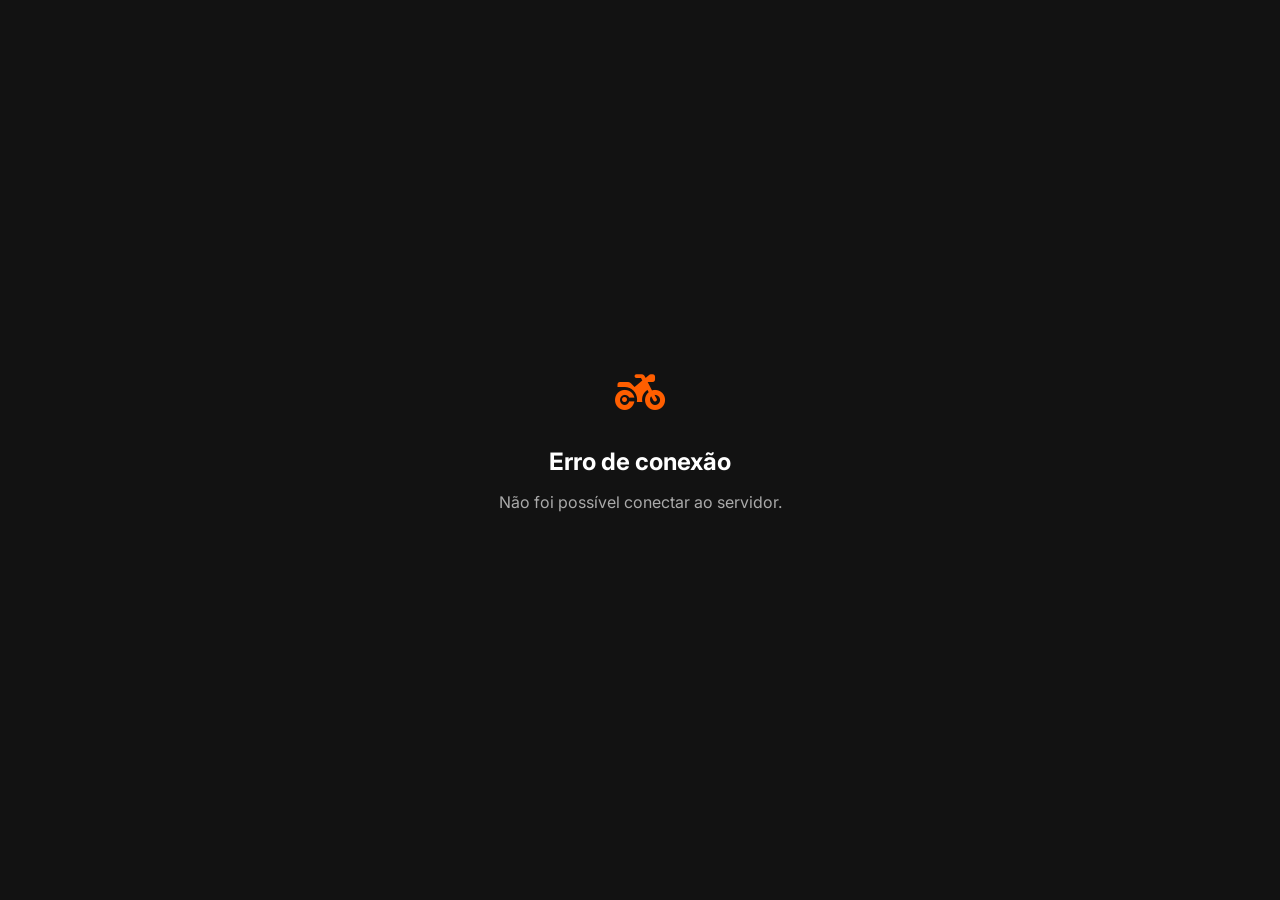
<file: entregador.html>
<!DOCTYPE html>
<html lang="pt-BR">
<head>
    <meta charset="UTF-8">
    <meta name="viewport" content="width=device-width, initial-scale=1.0">
    <title>Área do Entregador</title>
    <script>
        // Aplica a última cor conhecida da loja ANTES da página desenhar o
        // primeiro quadro (sem esperar a consulta na rede) — evita o laranja
        // padrão aparecer por uma fração de segundo em quem já visitou antes.
        try {
            var corSalvaAntes = localStorage.getItem('cor_principal_loja');
            if (corSalvaAntes) document.documentElement.style.setProperty('--laranja-fogo', corSalvaAntes);
        } catch (e) {}
    </script>
    <link href="https://fonts.googleapis.com/css2?family=Inter:wght@400;500;600;700;800&display=swap" rel="stylesheet">
    <link rel="stylesheet" href="https://cdnjs.cloudflare.com/ajax/libs/font-awesome/6.4.0/css/all.min.css">
    <style>
        :root {
            --laranja-fogo: #ff5e00;
            --laranja-suave: #fff2ea;
            --bg-app: #f4f5f9;
            --bg-header: #15171f;
            --bg-card: #ffffff;
            --texto: #171923;
            --texto-suave: #667085;
            --texto-claro: #98a2b3;
            --borda: #e7e9ef;
            --verde: #16a34a;
            --verde-suave: #dcfce7;
            --vermelho: #dc2626;
            --vermelho-suave: #fee2e2;
            --azul: #2563eb;
            --azul-suave: #dbeafe;
            --sombra: 0 1px 2px rgba(16,24,40,.06), 0 1px 3px rgba(16,24,40,.08);
            --sombra-lg: 0 10px 30px rgba(16,24,40,.12);
            --raio: 12px;
        }
        * { box-sizing: border-box; }
        body { font-family: 'Inter', sans-serif; background-color: var(--bg-app); margin: 0; color: var(--texto); -webkit-font-smoothing: antialiased; }

        /* Cobre a tela até sabermos o nome/logo/cor certos da loja — sem
           isso, com internet lenta dá pra ver o ícone/cor genéricos por um
           instante antes de trocar pelos da loja, o que passa impressão ruim. */
        #tela-carregando-inicial {
            position: fixed; inset: 0; z-index: 9000; display: flex; align-items: center; justify-content: center;
            background: var(--bg-header);
        }
        #tela-carregando-inicial .marca {
            font-size: 22px; font-weight: 800; color: #fff; letter-spacing: .3px; margin-bottom: 22px;
        }
        #tela-carregando-inicial .marca span { color: #ff5e00; }
        #tela-carregando-inicial .spinner {
            width: 34px; height: 34px; border-radius: 50%; margin: 0 auto;
            border: 3px solid rgba(255,255,255,.15); border-top-color: #fff;
            animation: girar-spinner .8s linear infinite;
        }
        #tela-carregando-inicial .legenda {
            color: rgba(255,255,255,.5); font-size: 12px; margin-top: 14px; letter-spacing: .08em; text-transform: uppercase;
        }
        @keyframes girar-spinner { to { transform: rotate(360deg); } }

        #tela-login-entregador {
            position: fixed; inset: 0; display: flex; align-items: center; justify-content: center; padding: 20px;
            background:
                radial-gradient(circle at 15% 15%, rgba(255,94,0,.18), transparent 45%),
                radial-gradient(circle at 85% 85%, rgba(37,99,235,.15), transparent 45%),
                var(--bg-header);
            z-index: 5000;
        }
        .login-card { background: var(--bg-card); padding: 40px 34px; border-radius: 18px; width: 100%; max-width: 360px; box-shadow: var(--sombra-lg); }
        .login-icone { width: 52px; height: 52px; border-radius: 14px; background: var(--laranja-fogo); display: flex; align-items: center; justify-content: center; color: #fff; font-size: 22px; margin: 0 auto 18px; }
        .login-card h1 { color: var(--texto); font-size: 18px; font-weight: 700; margin: 0 0 4px; text-align: center; }
        .login-card p.subtitulo { color: var(--texto-suave); font-size: 13px; text-align: center; margin: 0 0 24px; }
        .login-card label { font-size: 13px; font-weight: 500; color: var(--texto-suave); margin-bottom: 6px; display: block; }
        .login-card input { width: 100%; padding: 12px 14px; margin-bottom: 16px; border: 1px solid var(--borda); border-radius: 9px; background: #fbfbfd; color: var(--texto); font-size: 14px; font-family: inherit; }
        .login-card input:focus { outline: none; border-color: var(--laranja-fogo); background: #fff; }
        .login-card button { width: 100%; background: var(--laranja-fogo); color: #fff; border: none; padding: 13px; border-radius: 9px; font-weight: 600; font-size: 14px; cursor: pointer; transition: .15s; }
        .login-card button:hover { filter: brightness(1.08); }
        #login-erro-entregador { color: var(--vermelho); background: var(--vermelho-suave); padding: 10px 12px; border-radius: 8px; font-size: 13px; margin-bottom: 16px; display: none; text-align: center; }

        .topo { background: var(--bg-header); color: #fff; padding: 18px 20px; display: flex; justify-content: space-between; align-items: center; }
        .topo-brand { display: flex; align-items: center; gap: 12px; }
        .topo-brand-icone { width: 36px; height: 36px; border-radius: 9px; background: var(--laranja-fogo); display: flex; align-items: center; justify-content: center; font-size: 15px; flex-shrink: 0; }
        .topo-brand div strong { display: block; font-size: 15px; font-weight: 700; }
        .topo-brand div span { font-size: 11.5px; color: #9aa0b4; }
        .btn-sair { background: transparent; color: #b6b9c6; border: 1px solid rgba(255,255,255,.18); padding: 9px 16px; border-radius: 8px; font-weight: 500; cursor: pointer; font-size: 13.5px; transition: .15s; font-family: inherit; flex-shrink: 0; }
        .btn-sair:hover { background: rgba(255,255,255,.08); color: #fff; }

        .conteudo { max-width: 640px; margin: 0 auto; padding: 20px 16px 60px; }

        .grid-resumo { display: grid; grid-template-columns: repeat(3, 1fr); gap: 12px; margin-bottom: 24px; }
        .card-resumo { background: var(--bg-card); border-radius: var(--raio); border: 1px solid var(--borda); box-shadow: var(--sombra); padding: 14px; text-align: center; }
        .card-resumo .valor { font-size: 24px; font-weight: 800; color: var(--texto); }
        .card-resumo .rotulo { font-size: 11.5px; color: var(--texto-suave); font-weight: 600; margin-top: 2px; }

        .secao-titulo { font-size: 15px; font-weight: 700; color: var(--texto); margin: 24px 0 12px; display: flex; align-items: center; gap: 8px; }
        .secao-titulo .icone-secao { width: 28px; height: 28px; border-radius: 8px; background: var(--laranja-suave); color: var(--laranja-fogo); display: inline-flex; align-items: center; justify-content: center; font-size: 13px; }

        .card-pedido-entregador { background: var(--bg-card); border-radius: var(--raio); border: 1px solid var(--borda); box-shadow: var(--sombra); padding: 15px; margin-bottom: 12px; }
        .card-pedido-entregador .cabecalho { display: flex; justify-content: space-between; align-items: center; margin-bottom: 8px; }
        .card-pedido-entregador .pedido-id { font-weight: 800; font-size: 15px; }
        .card-pedido-entregador .pedido-hora { font-size: 12px; color: var(--texto-claro); }
        .card-pedido-entregador .info { font-size: 13.5px; color: var(--texto-suave); line-height: 1.6; margin-bottom: 10px; }
        .card-pedido-entregador .info strong { color: var(--texto); }
        .card-pedido-entregador .total { color: var(--verde); font-weight: 700; font-size: 14px; }

        .btn-acao-entregador { width: 100%; padding: 12px; border: none; border-radius: 9px; font-weight: 600; cursor: pointer; font-size: 14px; margin-top: 6px; text-align: center; text-decoration: none; display: block; transition: .15s; }
        .btn-pegar { background: var(--laranja-fogo); color: #fff; }
        .btn-pegar:hover { filter: brightness(1.08); }
        .btn-maps { background: var(--azul-suave); color: var(--azul); }
        .btn-entregue { background: var(--verde-suave); color: var(--verde); }
        .btn-entregue:hover { filter: brightness(.96); }

        .vazio { color: var(--texto-claro); font-size: 13.5px; text-align: center; padding: 20px; background: var(--bg-card); border-radius: var(--raio); border: 1px dashed var(--borda); }
    </style>
</head>
<body>

    <div id="tela-carregando-inicial">
        <div style="text-align: center;">
            <div class="marca">Maths Hub <span>Delivery</span></div>
            <div class="spinner"></div>
            <div class="legenda">Carregando...</div>
        </div>
    </div>

    <div id="tela-login-entregador">
        <form class="login-card" onsubmit="fazerLoginEntregador(event)">
            <div class="login-icone">
                <img id="login-logo-img" src="" alt="" style="display:none; width:100%; height:100%; object-fit:cover; border-radius:14px;">
                <i class="fa-solid fa-motorcycle" id="login-logo-icone"></i>
            </div>
            <h1><span id="login-nome-loja-entregador">Área do Entregador</span></h1>
            <p class="subtitulo">Cole o código que a loja te passou</p>
            <div id="login-erro-entregador"></div>
            <label>Código de acesso</label>
            <input type="text" id="login-token-entregador" placeholder="Ex: X7K2P9QZ" autocomplete="off" autocapitalize="characters" required>
            <button type="submit" id="btn-login-entregador">Entrar</button>
        </form>
    </div>

    <div id="app-entregador-container" style="display: none;">
        <div class="topo">
            <div class="topo-brand">
                <div class="topo-brand-icone">
                    <img id="topo-logo-img" src="" alt="" style="display:none; width:100%; height:100%; object-fit:cover; border-radius:9px;">
                    <i class="fa-solid fa-motorcycle" id="topo-logo-icone"></i>
                </div>
                <div>
                    <strong id="nome-entregador-topo">Entregador</strong>
                    <span id="nome-loja-topo">Loja</span>
                </div>
            </div>
            <button class="btn-sair" onclick="sairEntregador()"><i class="fa-solid fa-right-from-bracket"></i> Sair</button>
        </div>

        <div class="conteudo">
            <div class="grid-resumo">
                <div class="card-resumo">
                    <div class="valor" id="resumo-entregues">0</div>
                    <div class="rotulo">Entregues hoje</div>
                </div>
                <div class="card-resumo">
                    <div class="valor" id="resumo-andamento">0</div>
                    <div class="rotulo">Em andamento</div>
                </div>
                <div class="card-resumo">
                    <div class="valor" id="resumo-aguardando">0</div>
                    <div class="rotulo">Em preparo</div>
                </div>
            </div>

            <div class="secao-titulo"><span class="icone-secao"><i class="fa-solid fa-motorcycle"></i></span> Minhas entregas em andamento</div>
            <div id="lista-minhas-entregas"><div class="vazio">Nenhuma entrega em andamento.</div></div>

            <div class="secao-titulo"><span class="icone-secao"><i class="fa-solid fa-fire-burner"></i></span> Pedidos em preparo</div>
            <div id="lista-em-preparo"><div class="vazio">Nenhum pedido em preparo no momento.</div></div>

            <div style="text-align: center; margin-top: 30px; font-size: 11.5px;">
                <a href="termos-de-uso.html" target="_blank" style="color: var(--texto-claro); text-decoration: none;">Termos</a>
                &nbsp;·&nbsp;
                <a href="politica-de-privacidade.html" target="_blank" style="color: var(--texto-claro); text-decoration: none;">Privacidade</a>
            </div>
        </div>
    </div>

    <script src="entregador.js"></script>
</body>
</html>
</file>
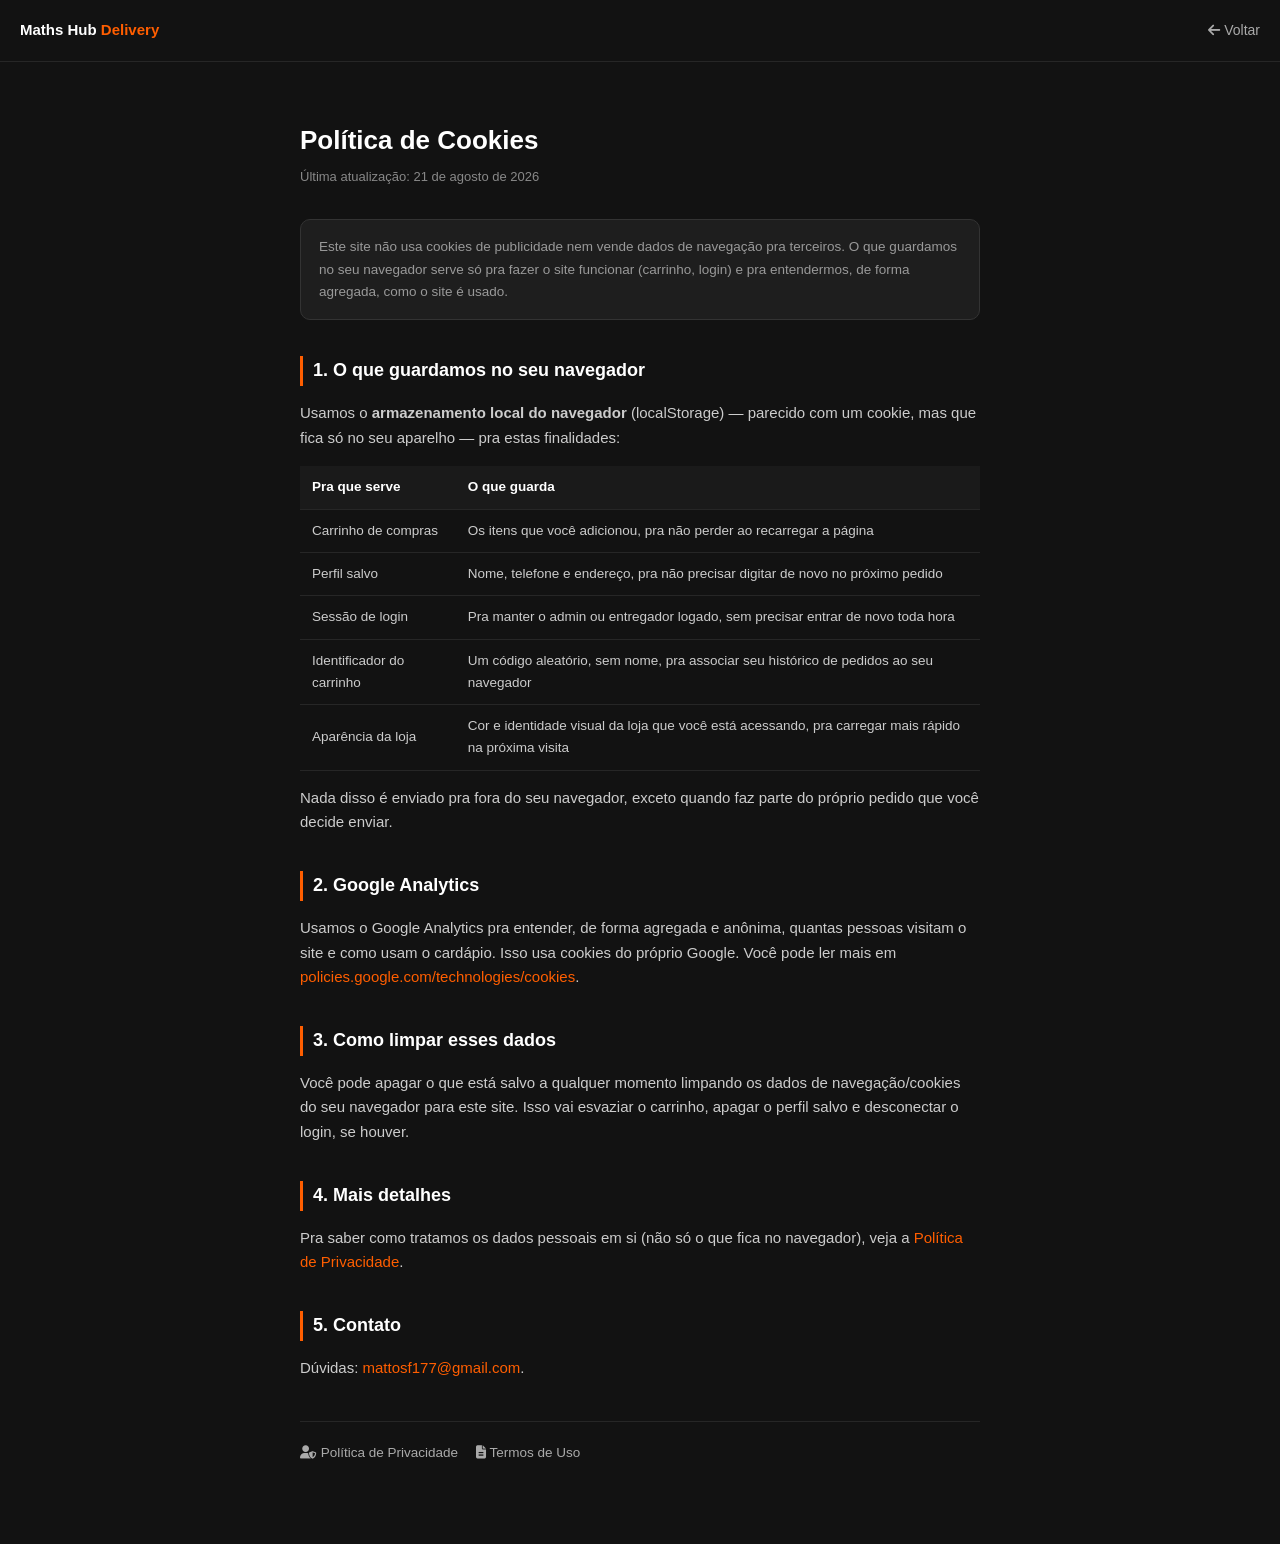
<file: politica-de-cookies.html>
<!DOCTYPE html>
<html lang="pt-BR">
<head>
    <meta charset="UTF-8">
    <meta name="viewport" content="width=device-width, initial-scale=1.0">
    <title>Política de Cookies</title>
    <link rel="stylesheet" href="https://cdnjs.cloudflare.com/ajax/libs/font-awesome/6.4.0/css/all.min.css">
    <style>
        :root { --laranja-fogo: #ff5e00; }
        * { box-sizing: border-box; }
        body {
            font-family: 'Segoe UI', Roboto, Arial, sans-serif; background: #121212; color: #e8e8e8;
            margin: 0; line-height: 1.65; -webkit-font-smoothing: antialiased;
        }
        .topo { padding: 18px 20px; border-bottom: 1px solid #262626; display: flex; align-items: center; justify-content: space-between; }
        .topo a { color: #aaa; text-decoration: none; font-size: 14px; }
        .topo a:hover { color: #fff; }
        .marca { color: #fff; font-weight: 800; font-size: 15px; }
        .marca span { color: var(--laranja-fogo); }
        main { max-width: 720px; margin: 0 auto; padding: 40px 20px 80px; }
        h1 { color: #fff; font-size: 26px; margin-bottom: 4px; }
        .atualizado { color: #888; font-size: 13px; margin-bottom: 32px; }
        h2 { color: #fff; font-size: 18px; margin-top: 36px; margin-bottom: 10px; border-left: 3px solid var(--laranja-fogo); padding-left: 10px; }
        p, li { color: #ccc; font-size: 15px; }
        ul { padding-left: 20px; }
        li { margin-bottom: 6px; }
        a.inline { color: var(--laranja-fogo); text-decoration: none; }
        a.inline:hover { text-decoration: underline; }
        .aviso { background: #1e1e1e; border: 1px solid #333; border-radius: 10px; padding: 16px 18px; font-size: 13.5px; color: #999; margin-bottom: 30px; }
        table { width: 100%; border-collapse: collapse; margin: 16px 0 8px; font-size: 13.5px; }
        th, td { text-align: left; padding: 10px 12px; border-bottom: 1px solid #262626; color: #ccc; }
        th { color: #fff; font-weight: 600; background: #1a1a1a; }
        .nav-docs { display: flex; gap: 18px; margin-top: 40px; padding-top: 20px; border-top: 1px solid #262626; flex-wrap: wrap; }
        .nav-docs a { color: #aaa; text-decoration: none; font-size: 13.5px; }
        .nav-docs a:hover { color: var(--laranja-fogo); }
    </style>
</head>
<body>
    <div class="topo">
        <div class="marca">Maths Hub <span>Delivery</span></div>
        <a href="javascript:history.back()"><i class="fa-solid fa-arrow-left"></i> Voltar</a>
    </div>

    <main>
        <h1>Política de Cookies</h1>
        <div class="atualizado">Última atualização: 21 de agosto de 2026</div>

        <div class="aviso">
            Este site não usa cookies de publicidade nem vende dados de navegação pra terceiros. O que guardamos no
            seu navegador serve só pra fazer o site funcionar (carrinho, login) e pra entendermos, de forma
            agregada, como o site é usado.
        </div>

        <h2>1. O que guardamos no seu navegador</h2>
        <p>
            Usamos o <strong>armazenamento local do navegador</strong> (localStorage) — parecido com um cookie, mas
            que fica só no seu aparelho — pra estas finalidades:
        </p>
        <table>
            <thead><tr><th>Pra que serve</th><th>O que guarda</th></tr></thead>
            <tbody>
                <tr><td>Carrinho de compras</td><td>Os itens que você adicionou, pra não perder ao recarregar a página</td></tr>
                <tr><td>Perfil salvo</td><td>Nome, telefone e endereço, pra não precisar digitar de novo no próximo pedido</td></tr>
                <tr><td>Sessão de login</td><td>Pra manter o admin ou entregador logado, sem precisar entrar de novo toda hora</td></tr>
                <tr><td>Identificador do carrinho</td><td>Um código aleatório, sem nome, pra associar seu histórico de pedidos ao seu navegador</td></tr>
                <tr><td>Aparência da loja</td><td>Cor e identidade visual da loja que você está acessando, pra carregar mais rápido na próxima visita</td></tr>
            </tbody>
        </table>
        <p>Nada disso é enviado pra fora do seu navegador, exceto quando faz parte do próprio pedido que você decide enviar.</p>

        <h2>2. Google Analytics</h2>
        <p>
            Usamos o Google Analytics pra entender, de forma agregada e anônima, quantas pessoas visitam o site e
            como usam o cardápio. Isso usa cookies do próprio Google. Você pode ler mais em
            <a class="inline" href="https://policies.google.com/technologies/cookies" target="_blank" rel="noopener">policies.google.com/technologies/cookies</a>.
        </p>

        <h2>3. Como limpar esses dados</h2>
        <p>
            Você pode apagar o que está salvo a qualquer momento limpando os dados de navegação/cookies do seu
            navegador para este site. Isso vai esvaziar o carrinho, apagar o perfil salvo e desconectar o login,
            se houver.
        </p>

        <h2>4. Mais detalhes</h2>
        <p>Pra saber como tratamos os dados pessoais em si (não só o que fica no navegador), veja a <a class="inline" href="politica-de-privacidade.html">Política de Privacidade</a>.</p>

        <h2>5. Contato</h2>
        <p>Dúvidas: <a class="inline" href="mailto:mattosf177@gmail.com">mattosf177@gmail.com</a>.</p>

        <div class="nav-docs">
            <a href="politica-de-privacidade.html"><i class="fa-solid fa-user-shield"></i> Política de Privacidade</a>
            <a href="termos-de-uso.html"><i class="fa-solid fa-file-lines"></i> Termos de Uso</a>
        </div>
    </main>
</body>
</html>
</file>
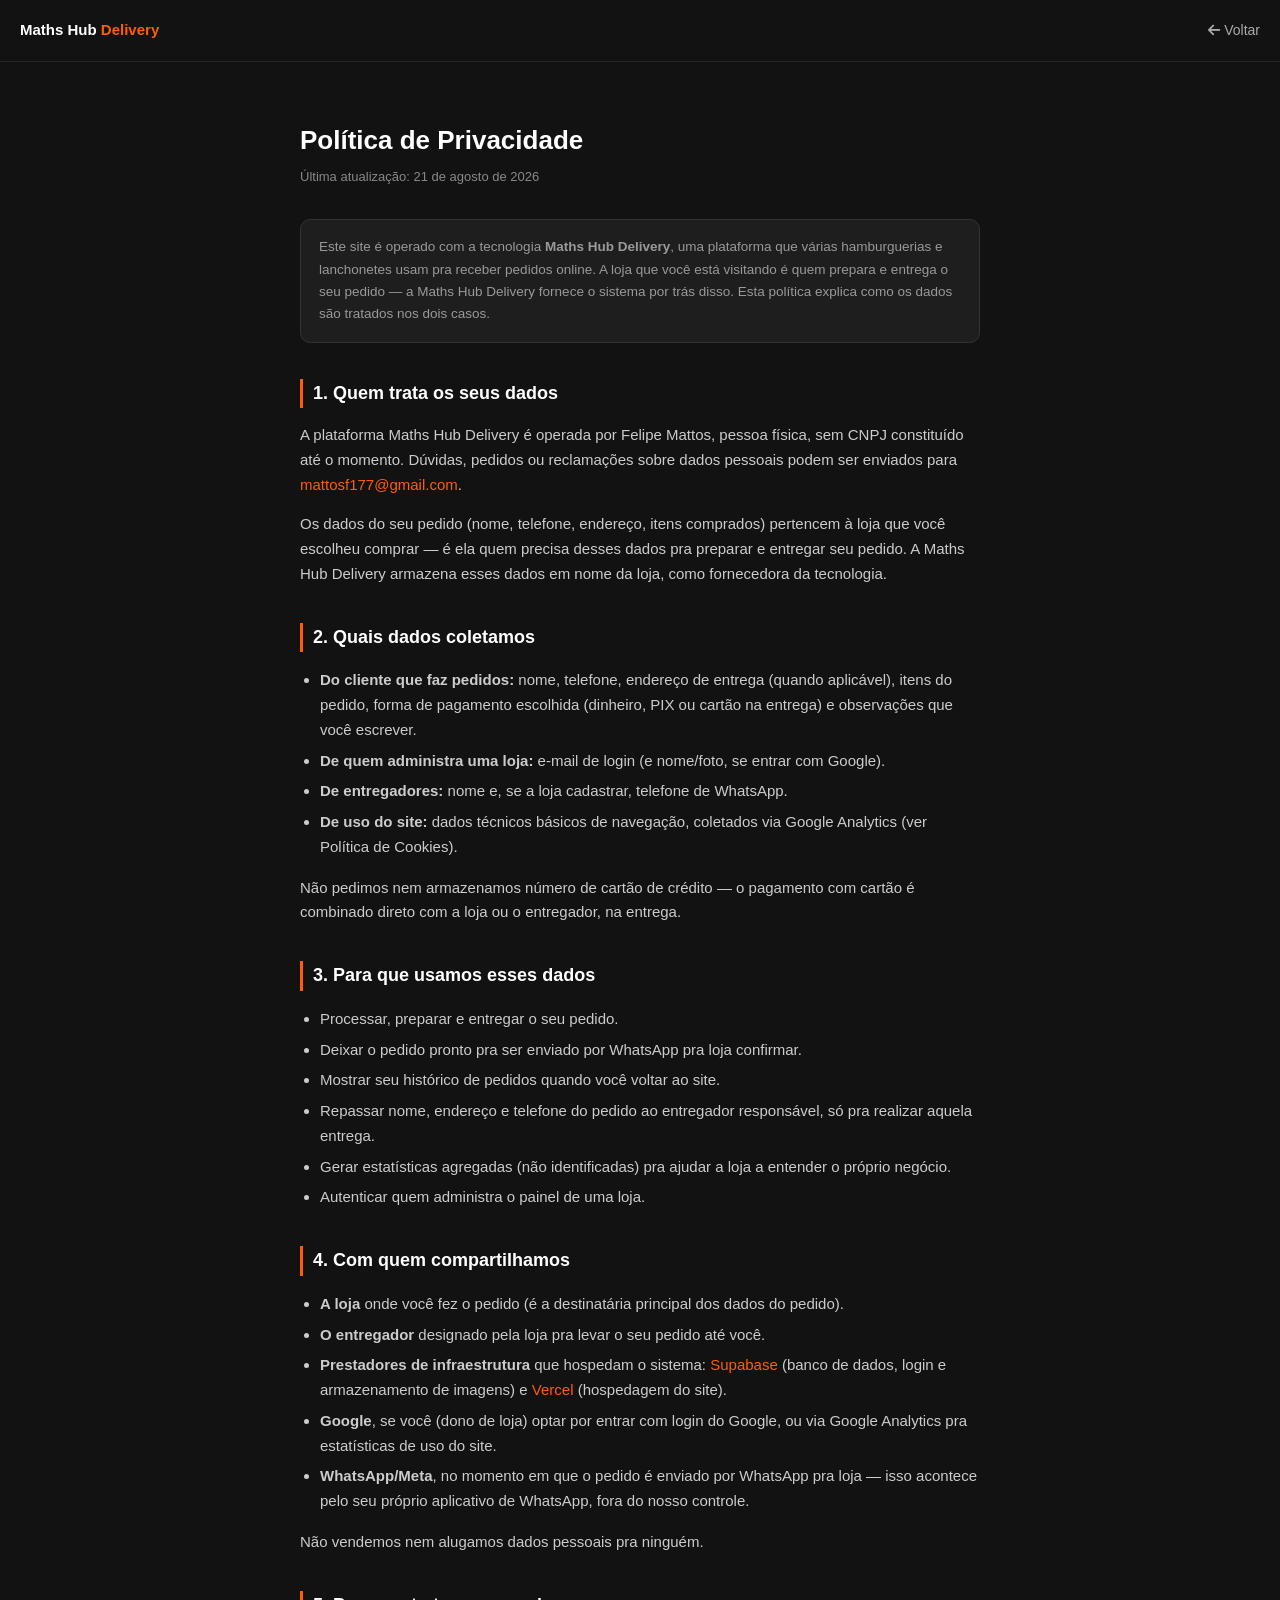
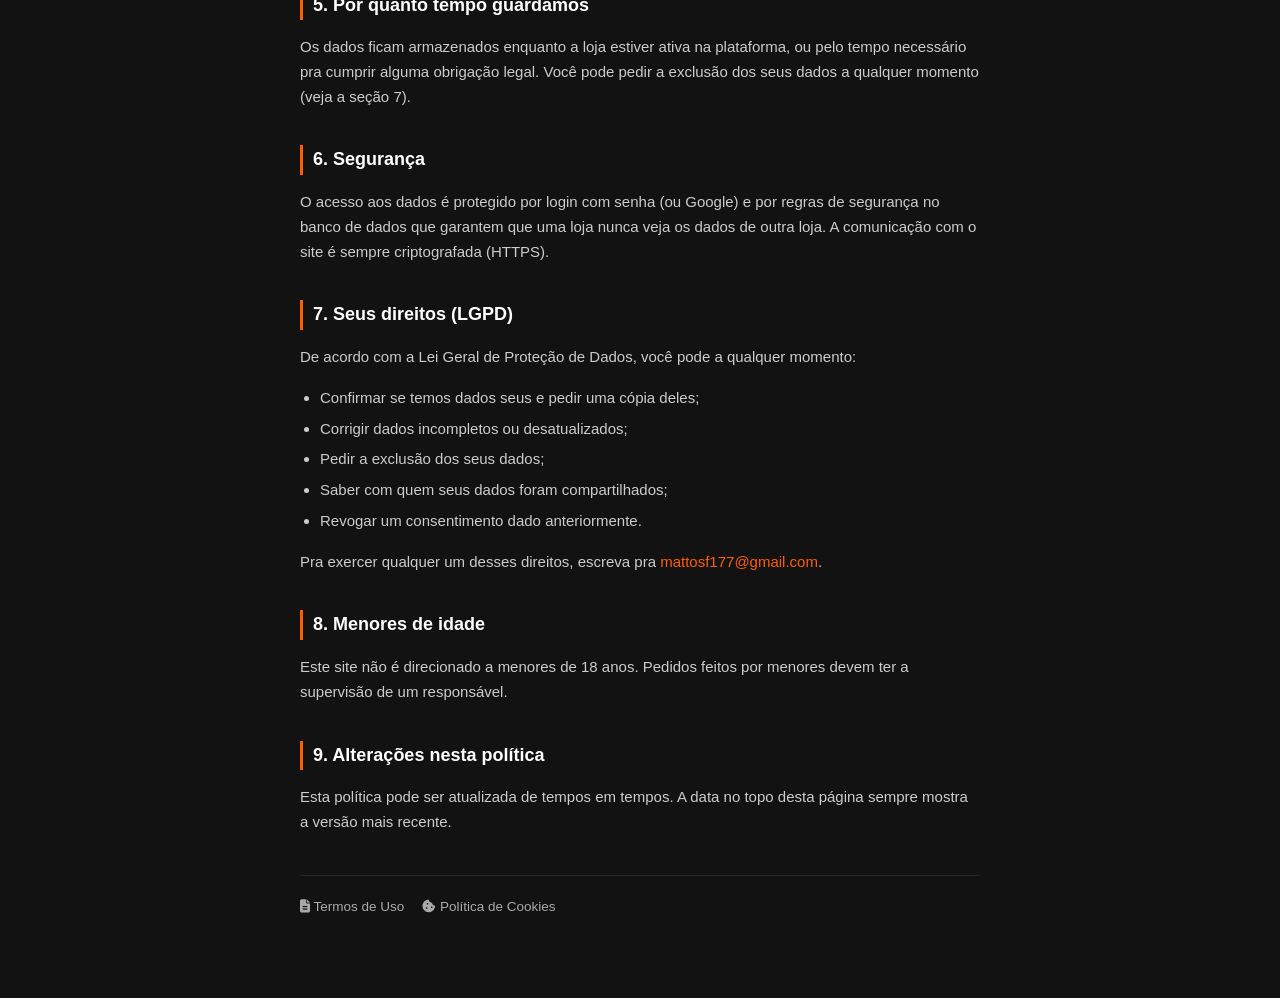
<file: politica-de-privacidade.html>
<!DOCTYPE html>
<html lang="pt-BR">
<head>
    <meta charset="UTF-8">
    <meta name="viewport" content="width=device-width, initial-scale=1.0">
    <title>Política de Privacidade</title>
    <link rel="stylesheet" href="https://cdnjs.cloudflare.com/ajax/libs/font-awesome/6.4.0/css/all.min.css">
    <style>
        :root { --laranja-fogo: #ff5e00; }
        * { box-sizing: border-box; }
        body {
            font-family: 'Segoe UI', Roboto, Arial, sans-serif; background: #121212; color: #e8e8e8;
            margin: 0; line-height: 1.65; -webkit-font-smoothing: antialiased;
        }
        .topo { padding: 18px 20px; border-bottom: 1px solid #262626; display: flex; align-items: center; justify-content: space-between; }
        .topo a { color: #aaa; text-decoration: none; font-size: 14px; }
        .topo a:hover { color: #fff; }
        .marca { color: #fff; font-weight: 800; font-size: 15px; }
        .marca span { color: var(--laranja-fogo); }
        main { max-width: 720px; margin: 0 auto; padding: 40px 20px 80px; }
        h1 { color: #fff; font-size: 26px; margin-bottom: 4px; }
        .atualizado { color: #888; font-size: 13px; margin-bottom: 32px; }
        h2 { color: #fff; font-size: 18px; margin-top: 36px; margin-bottom: 10px; border-left: 3px solid var(--laranja-fogo); padding-left: 10px; }
        p, li { color: #ccc; font-size: 15px; }
        ul { padding-left: 20px; }
        li { margin-bottom: 6px; }
        a.inline { color: var(--laranja-fogo); text-decoration: none; }
        a.inline:hover { text-decoration: underline; }
        .aviso { background: #1e1e1e; border: 1px solid #333; border-radius: 10px; padding: 16px 18px; font-size: 13.5px; color: #999; margin-bottom: 30px; }
        .nav-docs { display: flex; gap: 18px; margin-top: 40px; padding-top: 20px; border-top: 1px solid #262626; flex-wrap: wrap; }
        .nav-docs a { color: #aaa; text-decoration: none; font-size: 13.5px; }
        .nav-docs a:hover { color: var(--laranja-fogo); }
    </style>
</head>
<body>
    <div class="topo">
        <div class="marca">Maths Hub <span>Delivery</span></div>
        <a href="javascript:history.back()"><i class="fa-solid fa-arrow-left"></i> Voltar</a>
    </div>

    <main>
        <h1>Política de Privacidade</h1>
        <div class="atualizado">Última atualização: 21 de agosto de 2026</div>

        <div class="aviso">
            Este site é operado com a tecnologia <strong>Maths Hub Delivery</strong>, uma plataforma que várias
            hamburguerias e lanchonetes usam pra receber pedidos online. A loja que você está visitando é quem
            prepara e entrega o seu pedido — a Maths Hub Delivery fornece o sistema por trás disso. Esta política
            explica como os dados são tratados nos dois casos.
        </div>

        <h2>1. Quem trata os seus dados</h2>
        <p>
            A plataforma Maths Hub Delivery é operada por Felipe Mattos, pessoa física, sem CNPJ constituído até o
            momento. Dúvidas, pedidos ou reclamações sobre dados pessoais podem ser enviados para
            <a class="inline" href="mailto:mattosf177@gmail.com">mattosf177@gmail.com</a>.
        </p>
        <p>
            Os dados do seu pedido (nome, telefone, endereço, itens comprados) pertencem à loja que você escolheu
            comprar — é ela quem precisa desses dados pra preparar e entregar seu pedido. A Maths Hub Delivery
            armazena esses dados em nome da loja, como fornecedora da tecnologia.
        </p>

        <h2>2. Quais dados coletamos</h2>
        <ul>
            <li><strong>Do cliente que faz pedidos:</strong> nome, telefone, endereço de entrega (quando aplicável), itens do pedido, forma de pagamento escolhida (dinheiro, PIX ou cartão na entrega) e observações que você escrever.</li>
            <li><strong>De quem administra uma loja:</strong> e-mail de login (e nome/foto, se entrar com Google).</li>
            <li><strong>De entregadores:</strong> nome e, se a loja cadastrar, telefone de WhatsApp.</li>
            <li><strong>De uso do site:</strong> dados técnicos básicos de navegação, coletados via Google Analytics (ver Política de Cookies).</li>
        </ul>
        <p>Não pedimos nem armazenamos número de cartão de crédito — o pagamento com cartão é combinado direto com a loja ou o entregador, na entrega.</p>

        <h2>3. Para que usamos esses dados</h2>
        <ul>
            <li>Processar, preparar e entregar o seu pedido.</li>
            <li>Deixar o pedido pronto pra ser enviado por WhatsApp pra loja confirmar.</li>
            <li>Mostrar seu histórico de pedidos quando você voltar ao site.</li>
            <li>Repassar nome, endereço e telefone do pedido ao entregador responsável, só pra realizar aquela entrega.</li>
            <li>Gerar estatísticas agregadas (não identificadas) pra ajudar a loja a entender o próprio negócio.</li>
            <li>Autenticar quem administra o painel de uma loja.</li>
        </ul>

        <h2>4. Com quem compartilhamos</h2>
        <ul>
            <li><strong>A loja</strong> onde você fez o pedido (é a destinatária principal dos dados do pedido).</li>
            <li><strong>O entregador</strong> designado pela loja pra levar o seu pedido até você.</li>
            <li>
                <strong>Prestadores de infraestrutura</strong> que hospedam o sistema:
                <a class="inline" href="https://supabase.com" target="_blank" rel="noopener">Supabase</a> (banco de dados, login e armazenamento de imagens) e
                <a class="inline" href="https://vercel.com" target="_blank" rel="noopener">Vercel</a> (hospedagem do site).
            </li>
            <li><strong>Google</strong>, se você (dono de loja) optar por entrar com login do Google, ou via Google Analytics pra estatísticas de uso do site.</li>
            <li><strong>WhatsApp/Meta</strong>, no momento em que o pedido é enviado por WhatsApp pra loja — isso acontece pelo seu próprio aplicativo de WhatsApp, fora do nosso controle.</li>
        </ul>
        <p>Não vendemos nem alugamos dados pessoais pra ninguém.</p>

        <h2>5. Por quanto tempo guardamos</h2>
        <p>
            Os dados ficam armazenados enquanto a loja estiver ativa na plataforma, ou pelo tempo necessário pra
            cumprir alguma obrigação legal. Você pode pedir a exclusão dos seus dados a qualquer momento (veja a
            seção 7).
        </p>

        <h2>6. Segurança</h2>
        <p>
            O acesso aos dados é protegido por login com senha (ou Google) e por regras de segurança no banco de
            dados que garantem que uma loja nunca veja os dados de outra loja. A comunicação com o site é sempre
            criptografada (HTTPS).
        </p>

        <h2>7. Seus direitos (LGPD)</h2>
        <p>De acordo com a Lei Geral de Proteção de Dados, você pode a qualquer momento:</p>
        <ul>
            <li>Confirmar se temos dados seus e pedir uma cópia deles;</li>
            <li>Corrigir dados incompletos ou desatualizados;</li>
            <li>Pedir a exclusão dos seus dados;</li>
            <li>Saber com quem seus dados foram compartilhados;</li>
            <li>Revogar um consentimento dado anteriormente.</li>
        </ul>
        <p>Pra exercer qualquer um desses direitos, escreva pra <a class="inline" href="mailto:mattosf177@gmail.com">mattosf177@gmail.com</a>.</p>

        <h2>8. Menores de idade</h2>
        <p>Este site não é direcionado a menores de 18 anos. Pedidos feitos por menores devem ter a supervisão de um responsável.</p>

        <h2>9. Alterações nesta política</h2>
        <p>Esta política pode ser atualizada de tempos em tempos. A data no topo desta página sempre mostra a versão mais recente.</p>

        <div class="nav-docs">
            <a href="termos-de-uso.html"><i class="fa-solid fa-file-lines"></i> Termos de Uso</a>
            <a href="politica-de-cookies.html"><i class="fa-solid fa-cookie-bite"></i> Política de Cookies</a>
        </div>
    </main>
</body>
</html>
</file>
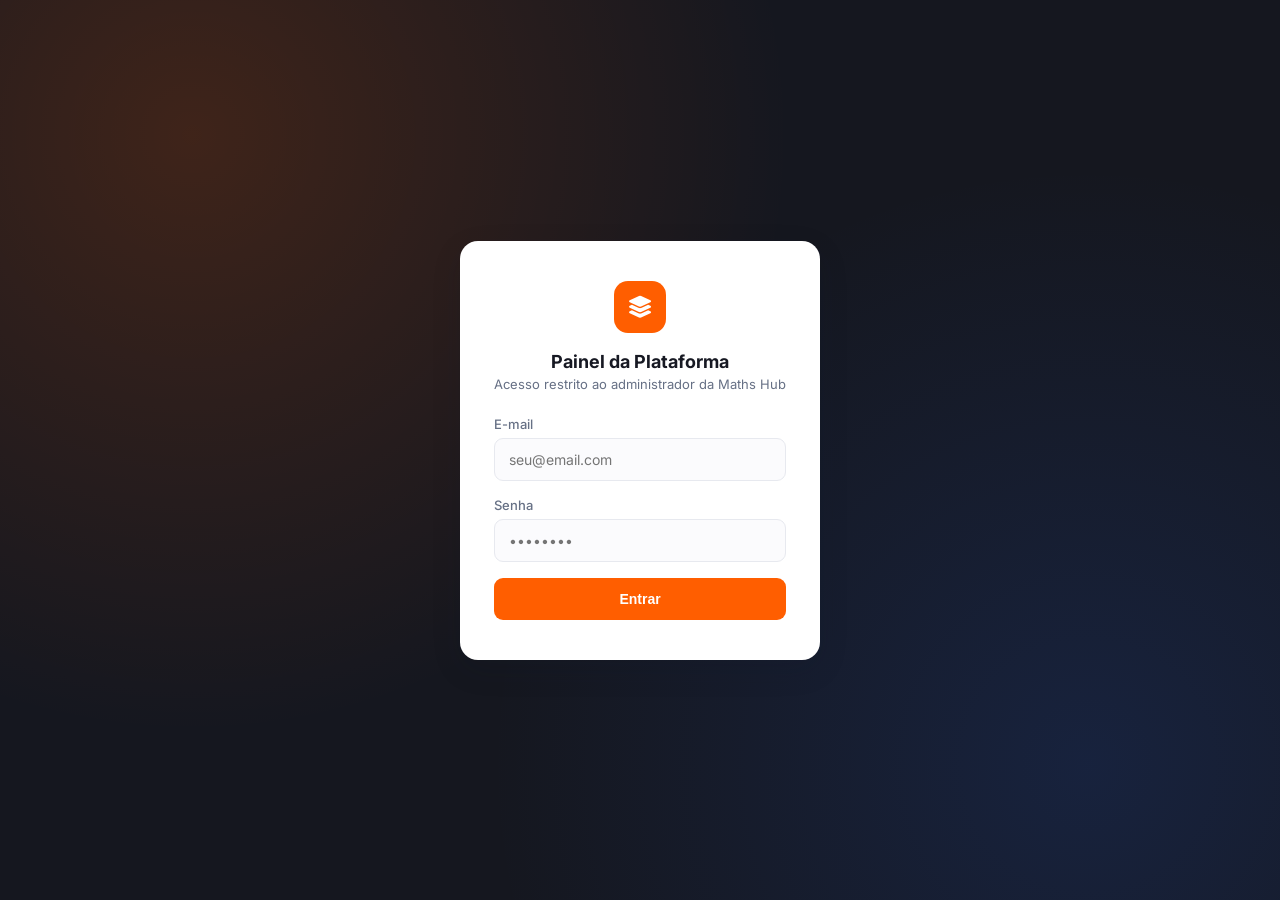
<file: superadmin.html>
<!DOCTYPE html>
<html lang="pt-BR">
<head>
    <meta charset="UTF-8">
    <meta name="viewport" content="width=device-width, initial-scale=1.0">
    <title>Painel da Plataforma - Maths Hub</title>
    <link href="https://fonts.googleapis.com/css2?family=Inter:wght@400;500;600;700;800&display=swap" rel="stylesheet">
    <link rel="stylesheet" href="https://cdnjs.cloudflare.com/ajax/libs/font-awesome/6.4.0/css/all.min.css">
    <style>
        :root {
            --laranja-fogo: #ff5e00;
            --laranja-suave: #fff2ea;
            --bg-app: #f4f5f9;
            --bg-header: #15171f;
            --bg-card: #ffffff;
            --texto: #171923;
            --texto-suave: #667085;
            --texto-claro: #98a2b3;
            --borda: #e7e9ef;
            --verde: #16a34a;
            --verde-suave: #dcfce7;
            --vermelho: #dc2626;
            --vermelho-suave: #fee2e2;
            --azul: #2563eb;
            --azul-suave: #dbeafe;
            --sombra: 0 1px 2px rgba(16,24,40,.06), 0 1px 3px rgba(16,24,40,.08);
            --sombra-lg: 0 10px 30px rgba(16,24,40,.12);
            --raio: 12px;
        }
        * { box-sizing: border-box; }
        body { font-family: 'Inter', sans-serif; background-color: var(--bg-app); margin: 0; color: var(--texto); -webkit-font-smoothing: antialiased; }

        #tela-login-super {
            position: fixed; inset: 0; display: flex; align-items: center; justify-content: center; padding: 20px;
            background:
                radial-gradient(circle at 15% 15%, rgba(255,94,0,.18), transparent 45%),
                radial-gradient(circle at 85% 85%, rgba(37,99,235,.15), transparent 45%),
                var(--bg-header);
            z-index: 5000;
        }
        .login-card { background: var(--bg-card); padding: 40px 34px; border-radius: 18px; width: 100%; max-width: 360px; box-shadow: var(--sombra-lg); }
        .login-icone { width: 52px; height: 52px; border-radius: 14px; background: var(--laranja-fogo); display: flex; align-items: center; justify-content: center; color: #fff; font-size: 22px; margin: 0 auto 18px; }
        .login-card h1 { color: var(--texto); font-size: 18px; font-weight: 700; margin: 0 0 4px; text-align: center; }
        .login-card p.subtitulo { color: var(--texto-suave); font-size: 13px; text-align: center; margin: 0 0 24px; }
        .login-card label { font-size: 13px; font-weight: 500; color: var(--texto-suave); margin-bottom: 6px; display: block; }
        .login-card input { width: 100%; padding: 12px 14px; margin-bottom: 16px; border: 1px solid var(--borda); border-radius: 9px; background: #fbfbfd; color: var(--texto); font-size: 14px; font-family: inherit; }
        .login-card input:focus { outline: none; border-color: var(--laranja-fogo); background: #fff; }
        .login-card button { width: 100%; background: var(--laranja-fogo); color: #fff; border: none; padding: 13px; border-radius: 9px; font-weight: 600; font-size: 14px; cursor: pointer; transition: .15s; }
        .login-card button:hover { filter: brightness(1.08); }
        #login-erro-super { color: var(--vermelho); background: var(--vermelho-suave); padding: 10px 12px; border-radius: 8px; font-size: 13px; margin-bottom: 16px; display: none; text-align: center; }

        .topo {
            background: var(--bg-header); color: #fff; padding: 18px 32px; display: flex; justify-content: space-between; align-items: center;
        }
        .topo-brand { display: flex; align-items: center; gap: 12px; }
        .topo-brand-icone { width: 36px; height: 36px; border-radius: 9px; background: var(--laranja-fogo); display: flex; align-items: center; justify-content: center; font-size: 15px; }
        .topo-brand div strong { display: block; font-size: 15px; font-weight: 700; }
        .topo-brand div span { font-size: 11.5px; color: #9aa0b4; }

        .conteudo { max-width: 1100px; margin: 0 auto; padding: 32px 24px 60px; }

        .header-admin { display: flex; justify-content: space-between; align-items: center; margin-bottom: 20px; flex-wrap: wrap; gap: 12px; }
        .header-admin h1 { margin: 0; font-size: 19px; font-weight: 700; color: var(--texto); display: flex; align-items: center; gap: 10px; }
        .header-admin h1 .icone-secao { width: 34px; height: 34px; border-radius: 9px; background: var(--laranja-suave); color: var(--laranja-fogo); display: inline-flex; align-items: center; justify-content: center; font-size: 15px; }

        .btn-sair { background: transparent; color: #b6b9c6; border: 1px solid rgba(255,255,255,.18); padding: 9px 16px; border-radius: 8px; font-weight: 500; cursor: pointer; font-size: 13.5px; transition: .15s; font-family: inherit; }
        .btn-sair:hover { background: rgba(255,255,255,.08); color: #fff; }
        .btn-novo { background-color: var(--laranja-fogo); color: white; border: none; padding: 10px 18px; border-radius: 9px; font-weight: 600; font-size: 14px; cursor: pointer; transition: .15s; display: inline-flex; align-items: center; gap: 8px; font-family: inherit; }
        .btn-novo:hover { filter: brightness(1.08); }

        table { width: 100%; background: var(--bg-card); border-collapse: collapse; border-radius: var(--raio); overflow: hidden; box-shadow: var(--sombra); border: 1px solid var(--borda); }
        th, td { padding: 14px 16px; text-align: left; border-bottom: 1px solid var(--borda); font-size: 14px; vertical-align: middle; }
        tbody tr:last-child td { border-bottom: none; }
        tbody tr:hover { background: #fafafc; }
        th { background-color: #fafbfc; color: var(--texto-suave); font-weight: 600; font-size: 12px; text-transform: uppercase; letter-spacing: .04em; }

        .status-badge { padding: 4px 11px; border-radius: 20px; font-size: 12px; font-weight: 600; }
        .status-ativo { background-color: var(--verde-suave); color: var(--verde); }
        .status-inativo { background-color: var(--vermelho-suave); color: var(--vermelho); }

        .btn-acao { padding: 7px 12px; border: none; border-radius: 7px; cursor: pointer; font-weight: 600; font-size: 12.5px; transition: .15s; }
        .btn-toggle { background-color: #eef0f4; color: #344054; }
        .btn-toggle:hover { background-color: #e1e4ea; }
        .btn-vincular { background-color: var(--azul-suave); color: var(--azul); margin-left: 5px; }
        .btn-vincular:hover { filter: brightness(.96); }

        .modal-overlay { position: fixed; top: 0; left: 0; width: 100%; height: 100%; background: rgba(15,17,25,.55); backdrop-filter: blur(2px); display: none; justify-content: center; align-items: center; z-index: 1000; }
        .modal-conteudo { background: var(--bg-card); padding: 30px; border-radius: 16px; width: 400px; box-shadow: var(--sombra-lg); }
        .modal-conteudo h2 { margin-top: 0; margin-bottom: 18px; color: var(--texto); font-size: 18px; font-weight: 700; }
        .modal-conteudo p { font-size: 13.5px; color: var(--texto-suave); line-height: 1.5; }
        .modal-conteudo input { width: 100%; padding: 10px 12px; margin-bottom: 8px; border: 1px solid var(--borda); border-radius: 8px; box-sizing: border-box; font-family: inherit; font-size: 14px; background: #fbfbfd; color: var(--texto); }
        .modal-conteudo input:focus { outline: none; border-color: var(--laranja-fogo); background: #fff; }
        .modal-conteudo small { display: block; margin-bottom: 15px; color: var(--texto-claro); font-size: 12.5px; }
        .modal-botoes { display: flex; justify-content: flex-end; gap: 10px; margin-top: 15px; }
        .btn-cancelar { background-color: #eef0f4; color: #344054; border: none; padding: 10px 20px; border-radius: 8px; cursor: pointer; font-weight: 600; font-size: 14px; }

        .linha-admin-loja { display: flex; justify-content: space-between; align-items: center; padding: 10px 0; border-bottom: 1px solid var(--borda); gap: 10px; }
        .linha-admin-loja:last-child { border-bottom: none; }
        .linha-admin-loja .email-admin { font-size: 13.5px; color: var(--texto); word-break: break-all; }
        .linha-admin-loja .acoes-admin { display: flex; gap: 6px; flex-shrink: 0; }
        .btn-remover-admin { background-color: var(--vermelho-suave); color: var(--vermelho); }
    </style>
</head>
<body>

    <div id="tela-login-super">
        <form class="login-card" onsubmit="fazerLoginSuper(event)">
            <div class="login-icone"><i class="fa-solid fa-layer-group"></i></div>
            <h1>Painel da Plataforma</h1>
            <p class="subtitulo">Acesso restrito ao administrador da Maths Hub</p>
            <div id="login-erro-super"></div>
            <label>E-mail</label>
            <input type="email" id="login-email-super" placeholder="seu@email.com" autocomplete="username" required>
            <label>Senha</label>
            <input type="password" id="login-senha-super" placeholder="••••••••" autocomplete="current-password" required>
            <button type="submit" id="btn-login-super">Entrar</button>
        </form>
    </div>

    <div id="app-super-container" style="display: none;">
        <div class="topo">
            <div class="topo-brand">
                <div class="topo-brand-icone"><i class="fa-solid fa-layer-group"></i></div>
                <div>
                    <strong>Maths Hub</strong>
                    <span>Painel da plataforma</span>
                </div>
            </div>
            <button class="btn-sair" onclick="sairSuper()"><i class="fa-solid fa-right-from-bracket"></i> Sair</button>
        </div>

        <div class="conteudo">
            <div class="header-admin">
                <h1><span class="icone-secao"><i class="fa-solid fa-shop"></i></span> Lojas na Plataforma</h1>
                <button class="btn-novo" onclick="abrirModalNovaLoja()"><i class="fa-solid fa-plus"></i> Nova Loja</button>
            </div>

            <table>
                <thead>
                    <tr>
                        <th>ID</th>
                        <th>Nome</th>
                        <th>Subdomínio</th>
                        <th>Status</th>
                        <th>Admins</th>
                        <th>Ações</th>
                    </tr>
                </thead>
                <tbody id="tabela-lojas">
                    <tr><td colspan="6" style="text-align: center;">Carregando lojas...</td></tr>
                </tbody>
            </table>
        </div>
    </div>

    <div id="modal-nova-loja" class="modal-overlay">
        <div class="modal-conteudo">
            <h2>Cadastrar Nova Loja</h2>
            <input type="text" id="nova-loja-nome" placeholder="Nome da hamburgueria (ex: PJ Lanches)">
            <input type="text" id="nova-loja-subdominio" placeholder="Subdomínio (ex: pjlanches)">
            <small>Vai ficar em: <span id="preview-subdominio">subdominio</span>.mathshub.com.br</small>
            <div class="modal-botoes">
                <button class="btn-cancelar" onclick="fecharModalNovaLoja()">Cancelar</button>
                <button class="btn-novo" onclick="salvarNovaLoja()">Criar Loja</button>
            </div>
        </div>
    </div>

    <div id="modal-vincular-admin" class="modal-overlay">
        <div class="modal-conteudo">
            <h2 id="titulo-modal-vincular">Vincular Admin</h2>
            <p>
                Crie o login no Supabase (Authentication → Users → Add user, com "Auto Confirm User" marcado),
                copie o <strong>User UID</strong> dele e cole abaixo. Uma loja pode ter mais de um admin — repita esse
                passo pra adicionar outra pessoa à mesma loja.
            </p>
            <input type="email" id="vincular-email" placeholder="E-mail do usuário (só pra exibição)">
            <input type="text" id="vincular-user-id" placeholder="UID do usuário (ex: 0487b354-...)" style="margin-bottom: 15px;">
            <div class="modal-botoes">
                <button class="btn-cancelar" onclick="fecharModalVincular()">Cancelar</button>
                <button class="btn-novo" onclick="salvarVinculo()">Vincular</button>
            </div>
        </div>
    </div>

    <div id="modal-gerenciar-admins" class="modal-overlay">
        <div class="modal-conteudo" style="width: 460px;">
            <h2 id="titulo-modal-gerenciar">Admins da Loja</h2>
            <div id="lista-admins-loja" style="margin-bottom: 15px;"></div>
            <div class="modal-botoes" style="justify-content: space-between;">
                <button class="btn-vincular" style="border: none;" onclick="abrirModalVincularDentroDeGerenciar()"><i class="fa-solid fa-plus"></i> Adicionar outro admin</button>
                <button class="btn-cancelar" onclick="fecharModalGerenciarAdmins()">Fechar</button>
            </div>
        </div>
    </div>

    <script src="superadmin.js"></script>
</body>
</html>
</file>
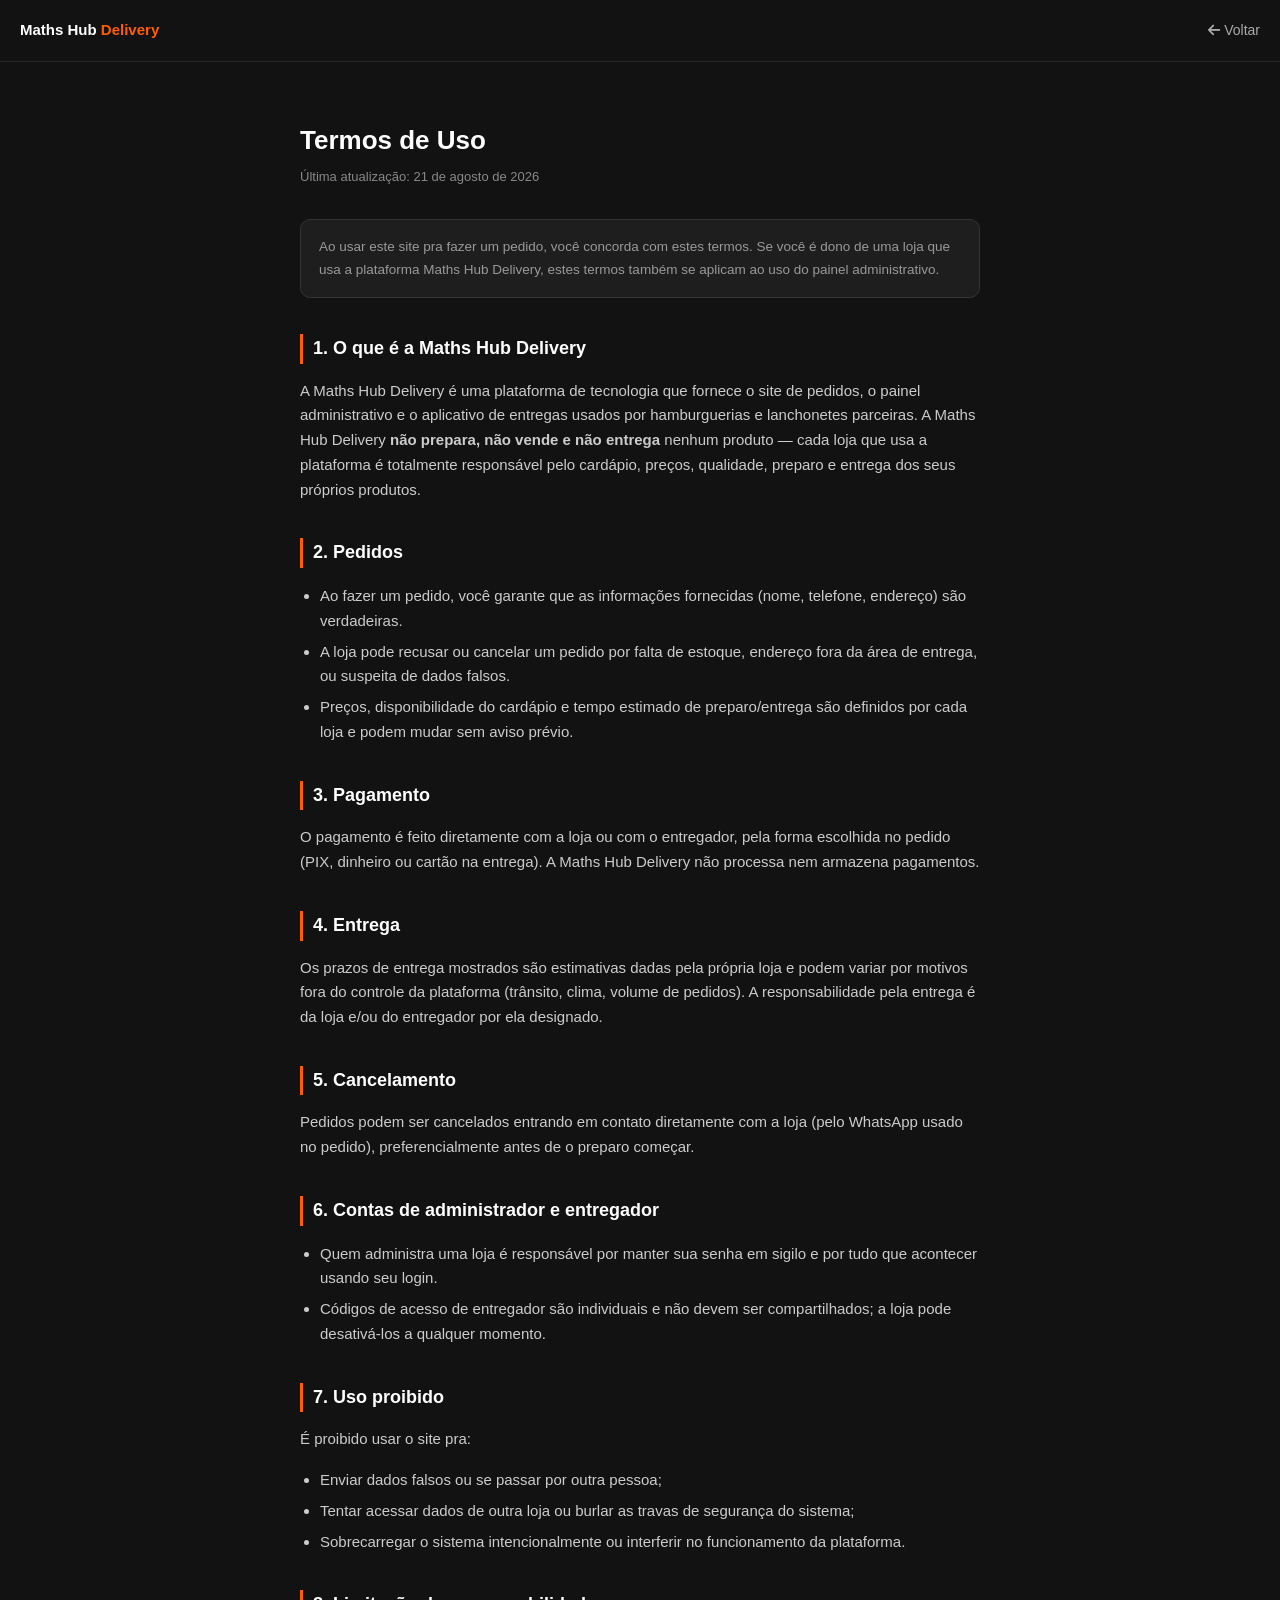
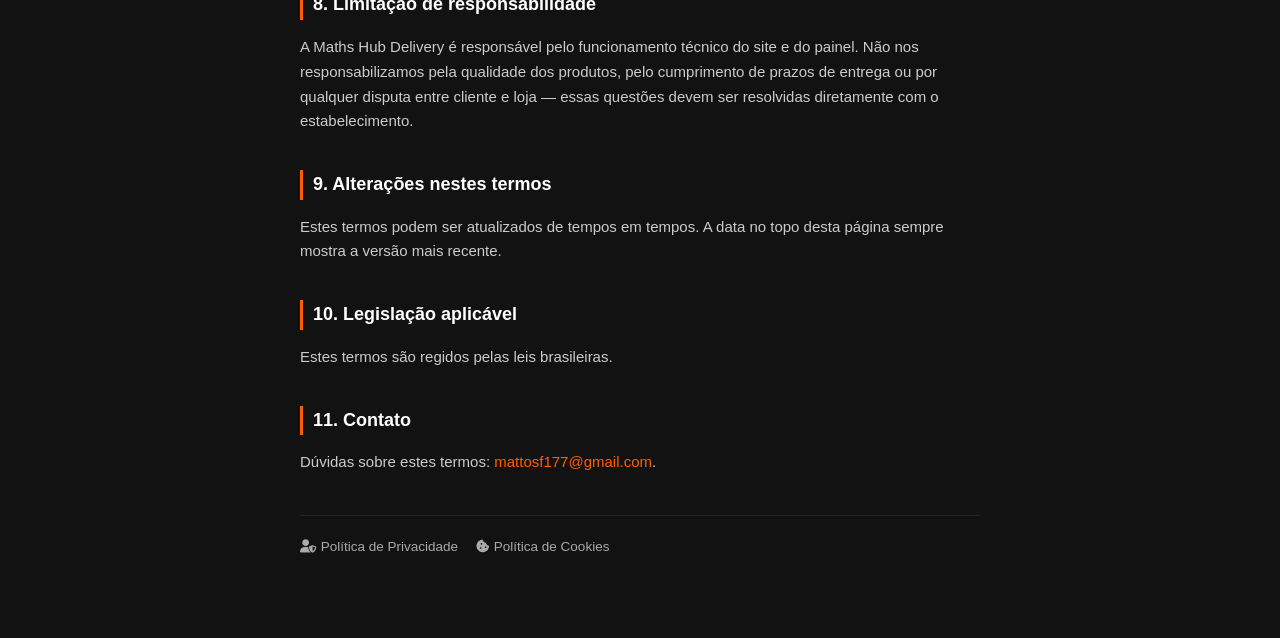
<file: termos-de-uso.html>
<!DOCTYPE html>
<html lang="pt-BR">
<head>
    <meta charset="UTF-8">
    <meta name="viewport" content="width=device-width, initial-scale=1.0">
    <title>Termos de Uso</title>
    <link rel="stylesheet" href="https://cdnjs.cloudflare.com/ajax/libs/font-awesome/6.4.0/css/all.min.css">
    <style>
        :root { --laranja-fogo: #ff5e00; }
        * { box-sizing: border-box; }
        body {
            font-family: 'Segoe UI', Roboto, Arial, sans-serif; background: #121212; color: #e8e8e8;
            margin: 0; line-height: 1.65; -webkit-font-smoothing: antialiased;
        }
        .topo { padding: 18px 20px; border-bottom: 1px solid #262626; display: flex; align-items: center; justify-content: space-between; }
        .topo a { color: #aaa; text-decoration: none; font-size: 14px; }
        .topo a:hover { color: #fff; }
        .marca { color: #fff; font-weight: 800; font-size: 15px; }
        .marca span { color: var(--laranja-fogo); }
        main { max-width: 720px; margin: 0 auto; padding: 40px 20px 80px; }
        h1 { color: #fff; font-size: 26px; margin-bottom: 4px; }
        .atualizado { color: #888; font-size: 13px; margin-bottom: 32px; }
        h2 { color: #fff; font-size: 18px; margin-top: 36px; margin-bottom: 10px; border-left: 3px solid var(--laranja-fogo); padding-left: 10px; }
        p, li { color: #ccc; font-size: 15px; }
        ul { padding-left: 20px; }
        li { margin-bottom: 6px; }
        a.inline { color: var(--laranja-fogo); text-decoration: none; }
        a.inline:hover { text-decoration: underline; }
        .aviso { background: #1e1e1e; border: 1px solid #333; border-radius: 10px; padding: 16px 18px; font-size: 13.5px; color: #999; margin-bottom: 30px; }
        .nav-docs { display: flex; gap: 18px; margin-top: 40px; padding-top: 20px; border-top: 1px solid #262626; flex-wrap: wrap; }
        .nav-docs a { color: #aaa; text-decoration: none; font-size: 13.5px; }
        .nav-docs a:hover { color: var(--laranja-fogo); }
    </style>
</head>
<body>
    <div class="topo">
        <div class="marca">Maths Hub <span>Delivery</span></div>
        <a href="javascript:history.back()"><i class="fa-solid fa-arrow-left"></i> Voltar</a>
    </div>

    <main>
        <h1>Termos de Uso</h1>
        <div class="atualizado">Última atualização: 21 de agosto de 2026</div>

        <div class="aviso">
            Ao usar este site pra fazer um pedido, você concorda com estes termos. Se você é dono de uma loja que
            usa a plataforma Maths Hub Delivery, estes termos também se aplicam ao uso do painel administrativo.
        </div>

        <h2>1. O que é a Maths Hub Delivery</h2>
        <p>
            A Maths Hub Delivery é uma plataforma de tecnologia que fornece o site de pedidos, o painel
            administrativo e o aplicativo de entregas usados por hamburguerias e lanchonetes parceiras. A Maths Hub
            Delivery <strong>não prepara, não vende e não entrega</strong> nenhum produto — cada loja que usa a
            plataforma é totalmente responsável pelo cardápio, preços, qualidade, preparo e entrega dos seus
            próprios produtos.
        </p>

        <h2>2. Pedidos</h2>
        <ul>
            <li>Ao fazer um pedido, você garante que as informações fornecidas (nome, telefone, endereço) são verdadeiras.</li>
            <li>A loja pode recusar ou cancelar um pedido por falta de estoque, endereço fora da área de entrega, ou suspeita de dados falsos.</li>
            <li>Preços, disponibilidade do cardápio e tempo estimado de preparo/entrega são definidos por cada loja e podem mudar sem aviso prévio.</li>
        </ul>

        <h2>3. Pagamento</h2>
        <p>
            O pagamento é feito diretamente com a loja ou com o entregador, pela forma escolhida no pedido (PIX,
            dinheiro ou cartão na entrega). A Maths Hub Delivery não processa nem armazena pagamentos.
        </p>

        <h2>4. Entrega</h2>
        <p>
            Os prazos de entrega mostrados são estimativas dadas pela própria loja e podem variar por motivos fora
            do controle da plataforma (trânsito, clima, volume de pedidos). A responsabilidade pela entrega é da
            loja e/ou do entregador por ela designado.
        </p>

        <h2>5. Cancelamento</h2>
        <p>
            Pedidos podem ser cancelados entrando em contato diretamente com a loja (pelo WhatsApp usado no
            pedido), preferencialmente antes de o preparo começar.
        </p>

        <h2>6. Contas de administrador e entregador</h2>
        <ul>
            <li>Quem administra uma loja é responsável por manter sua senha em sigilo e por tudo que acontecer usando seu login.</li>
            <li>Códigos de acesso de entregador são individuais e não devem ser compartilhados; a loja pode desativá-los a qualquer momento.</li>
        </ul>

        <h2>7. Uso proibido</h2>
        <p>É proibido usar o site pra:</p>
        <ul>
            <li>Enviar dados falsos ou se passar por outra pessoa;</li>
            <li>Tentar acessar dados de outra loja ou burlar as travas de segurança do sistema;</li>
            <li>Sobrecarregar o sistema intencionalmente ou interferir no funcionamento da plataforma.</li>
        </ul>

        <h2>8. Limitação de responsabilidade</h2>
        <p>
            A Maths Hub Delivery é responsável pelo funcionamento técnico do site e do painel. Não nos
            responsabilizamos pela qualidade dos produtos, pelo cumprimento de prazos de entrega ou por qualquer
            disputa entre cliente e loja — essas questões devem ser resolvidas diretamente com o estabelecimento.
        </p>

        <h2>9. Alterações nestes termos</h2>
        <p>Estes termos podem ser atualizados de tempos em tempos. A data no topo desta página sempre mostra a versão mais recente.</p>

        <h2>10. Legislação aplicável</h2>
        <p>Estes termos são regidos pelas leis brasileiras.</p>

        <h2>11. Contato</h2>
        <p>Dúvidas sobre estes termos: <a class="inline" href="mailto:mattosf177@gmail.com">mattosf177@gmail.com</a>.</p>

        <div class="nav-docs">
            <a href="politica-de-privacidade.html"><i class="fa-solid fa-user-shield"></i> Política de Privacidade</a>
            <a href="politica-de-cookies.html"><i class="fa-solid fa-cookie-bite"></i> Política de Cookies</a>
        </div>
    </main>
</body>
</html>
</file>
